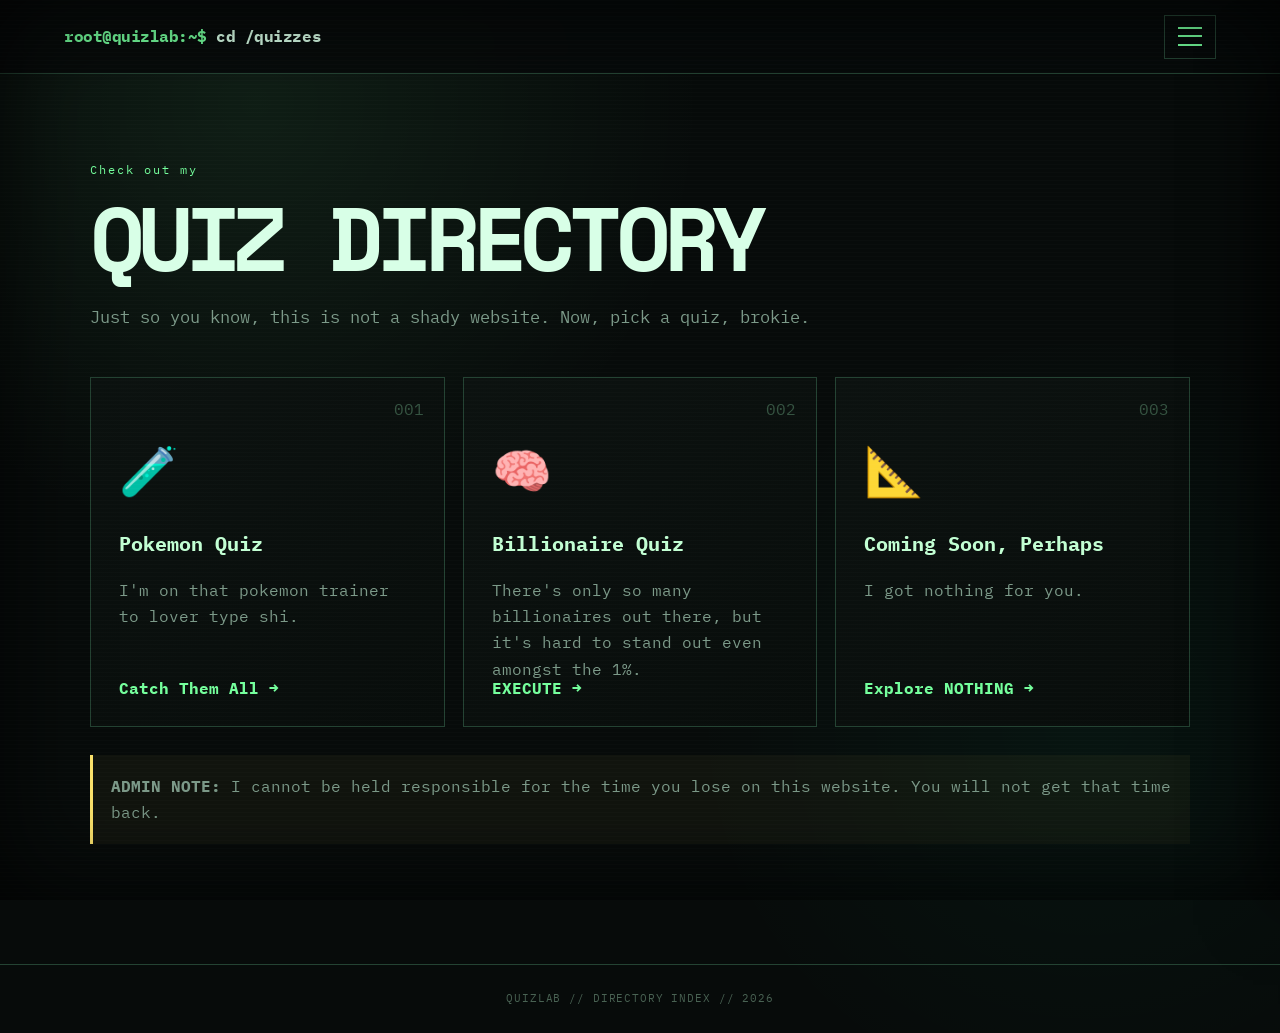
<file: index.html>
<!DOCTYPE html>
<html lang="en">
<head>
  <meta charset="UTF-8">
  <meta name="viewport" content="width=device-width, initial-scale=1.0">
  <title>My Lame Ah Home</title>
  <meta name="description" content="A very reasonable collection of quizzes, notes, and unnecessary metadata.">
  <link rel="stylesheet" href="css/style.css">
</head>
<body>
    <div class="crt-overlay"></div>
    <header class="topbar">
      <a class="brand" href="index.html"><span class="prompt">root@quizlab:~$</span> cd /quizzes</a>
      <button class="menu-button" aria-label="Open menu" aria-expanded="false"><span></span><span></span><span></span></button>
    </header>
    <nav class="side-menu" aria-hidden="true">
      <div class="menu-title">SYSTEM MENU</div>
      <a href="index.html">🏠 Dashboard</a>
      <a class="active" href="menu.html">📁 Quiz Directory</a>
      <a href="quizzes/quiz-01.html">🧪 Pokemon Love Quiz</a>
      <a href="quizzes/quiz-02.html">🧠 Billionaire Personality Quiz</a>
      <a href="quizzes/quiz-03.html">📐 Coming Soon, Perhaps</a>
      <div class="menu-status">STATUS: <b>INDEXING</b><br>COFFEE: ████████ 99%<br>SOCIAL LIFE: ░░░░░░ 0%</div>
    </nav>
  
    <main class="directory">
      <div class="eyebrow">Check out my</div>
      <h1>QUIZ DIRECTORY</h1>
      <p class="subtitle">Just so you know, this is not a shady website. Now, pick a quiz, brokie.</p>
  
      <div class="quiz-grid">
        <a class="quiz-card" href="quizzes/quiz-01.html">
          <span class="card-number">001</span>
          <span class="card-icon">🧪</span>
          <h2>Pokemon Quiz</h2>
          <p>I'm on that pokemon trainer to lover type shi.</p>
          <span class="launch">Catch Them All →</span>
        </a>
        <a class="quiz-card" href="quizzes/quiz-02.html">
          <span class="card-number">002</span>
          <span class="card-icon">🧠</span>
          <h2>Billionaire Quiz</h2>
          <p>There's only so many billionaires out there, but it's hard to stand out even amongst the 1%.</p>
          <div style="height: 5%;"></div>
          <span class="launch">EXECUTE →</span>
        </a>
        <a class="quiz-card" href="quizzes/quiz-03.html">
          <span class="card-number">003</span>
          <span class="card-icon">📐</span>
          <h2>Coming Soon, Perhaps</h2>
          <p>I got nothing for you.</p>
          <span class="launch">Explore NOTHING →</span>
        </a>
      </div>
  
      <div class="notice"><b>ADMIN NOTE:</b> I cannot be held responsible for the time you lose on this website. You will not get that time back.</div>
    </main>
    <footer>QUIZLAB // DIRECTORY INDEX // <span id="date"></span></footer>
    <script src="js/app.js"></script>
  </body>
  </html>
</file>
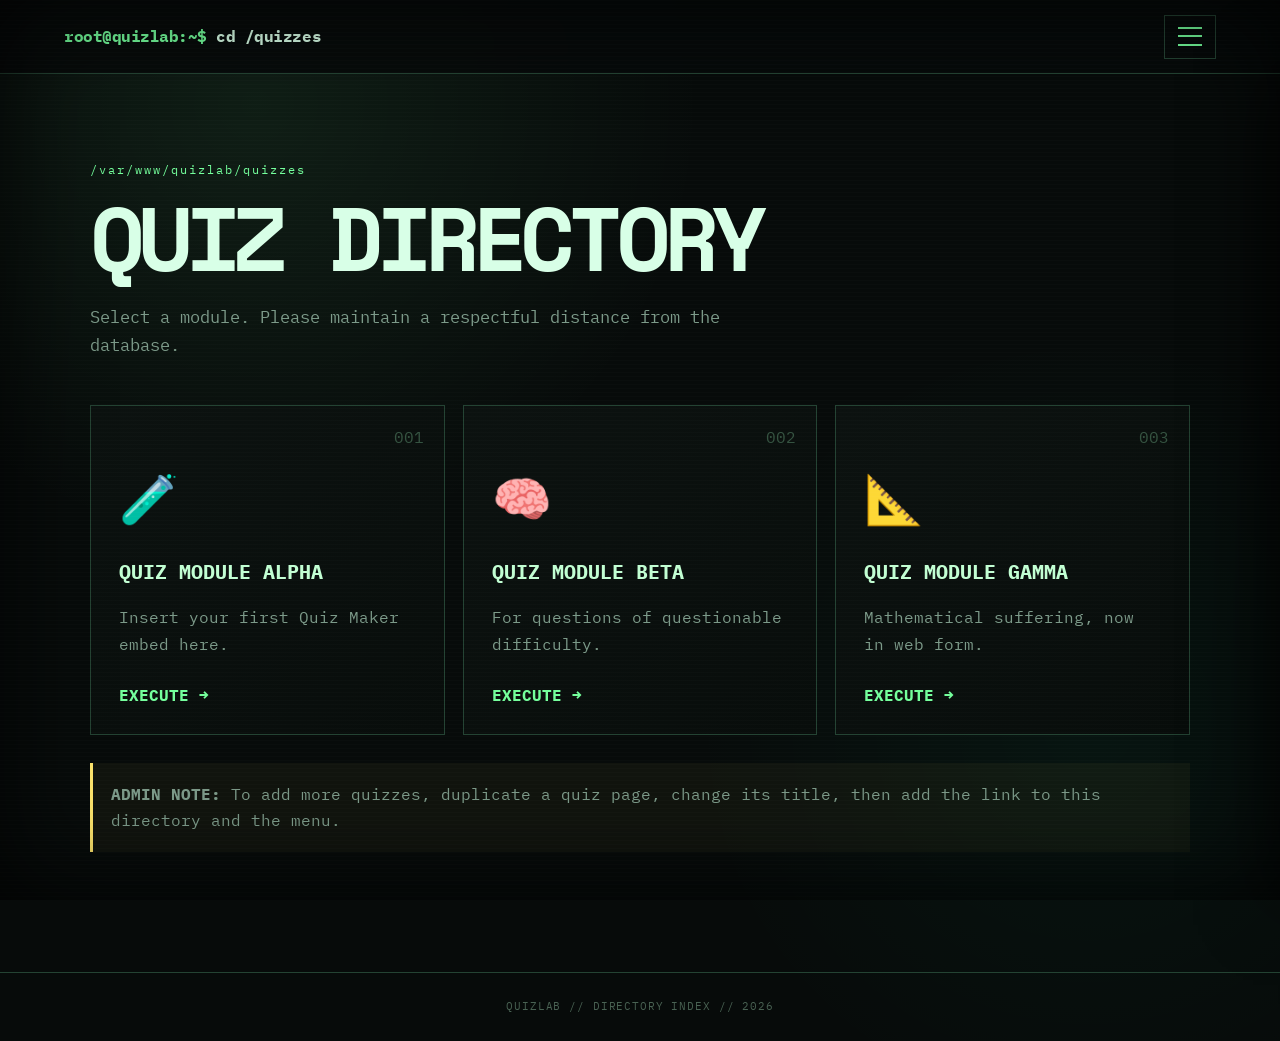
<file: nerd-quiz-site-github/index.html>
<!DOCTYPE html>
<html lang="en">
<head>
  <meta charset="UTF-8">
  <meta name="viewport" content="width=device-width, initial-scale=1.0">
  <title>My Extremely Normal Website</title>
  <meta name="description" content="A very reasonable collection of quizzes, notes, and unnecessary metadata.">
  <link rel="stylesheet" href="css/style.css">
</head>
<body>
    <div class="crt-overlay"></div>
    <header class="topbar">
      <a class="brand" href="index.html"><span class="prompt">root@quizlab:~$</span> cd /quizzes</a>
      <button class="menu-button" aria-label="Open menu" aria-expanded="false"><span></span><span></span><span></span></button>
    </header>
    <nav class="side-menu" aria-hidden="true">
      <div class="menu-title">SYSTEM MENU</div>
      <a href="index.html">🏠 Dashboard</a>
      <a class="active" href="menu.html">📁 Quiz Directory</a>
      <a href="quizzes/quiz-01.html">🧪 Quiz 01</a>
      <a href="quizzes/quiz-02.html">🧠 Quiz 02</a>
      <a href="quizzes/quiz-03.html">📐 Quiz 03</a>
      <div class="menu-status">STATUS: <b>INDEXING</b><br>COFFEE: ████████ 99%<br>SOCIAL LIFE: ░░░░░░ 0%</div>
    </nav>
  
    <main class="directory">
      <div class="eyebrow">/var/www/quizlab/quizzes</div>
      <h1>QUIZ DIRECTORY</h1>
      <p class="subtitle">Select a module. Please maintain a respectful distance from the database.</p>
  
      <div class="quiz-grid">
        <a class="quiz-card" href="quizzes/quiz-01.html">
          <span class="card-number">001</span>
          <span class="card-icon">🧪</span>
          <h2>QUIZ MODULE ALPHA</h2>
          <p>Insert your first Quiz Maker embed here.</p>
          <span class="launch">EXECUTE →</span>
        </a>
        <a class="quiz-card" href="quizzes/quiz-02.html">
          <span class="card-number">002</span>
          <span class="card-icon">🧠</span>
          <h2>QUIZ MODULE BETA</h2>
          <p>For questions of questionable difficulty.</p>
          <span class="launch">EXECUTE →</span>
        </a>
        <a class="quiz-card" href="quizzes/quiz-03.html">
          <span class="card-number">003</span>
          <span class="card-icon">📐</span>
          <h2>QUIZ MODULE GAMMA</h2>
          <p>Mathematical suffering, now in web form.</p>
          <span class="launch">EXECUTE →</span>
        </a>
      </div>
  
      <div class="notice"><b>ADMIN NOTE:</b> To add more quizzes, duplicate a quiz page, change its title, then add the link to this directory and the menu.</div>
    </main>
    <footer>QUIZLAB // DIRECTORY INDEX // <span id="date"></span></footer>
    <script src="js/app.js"></script>
  </body>
  </html>
</file>
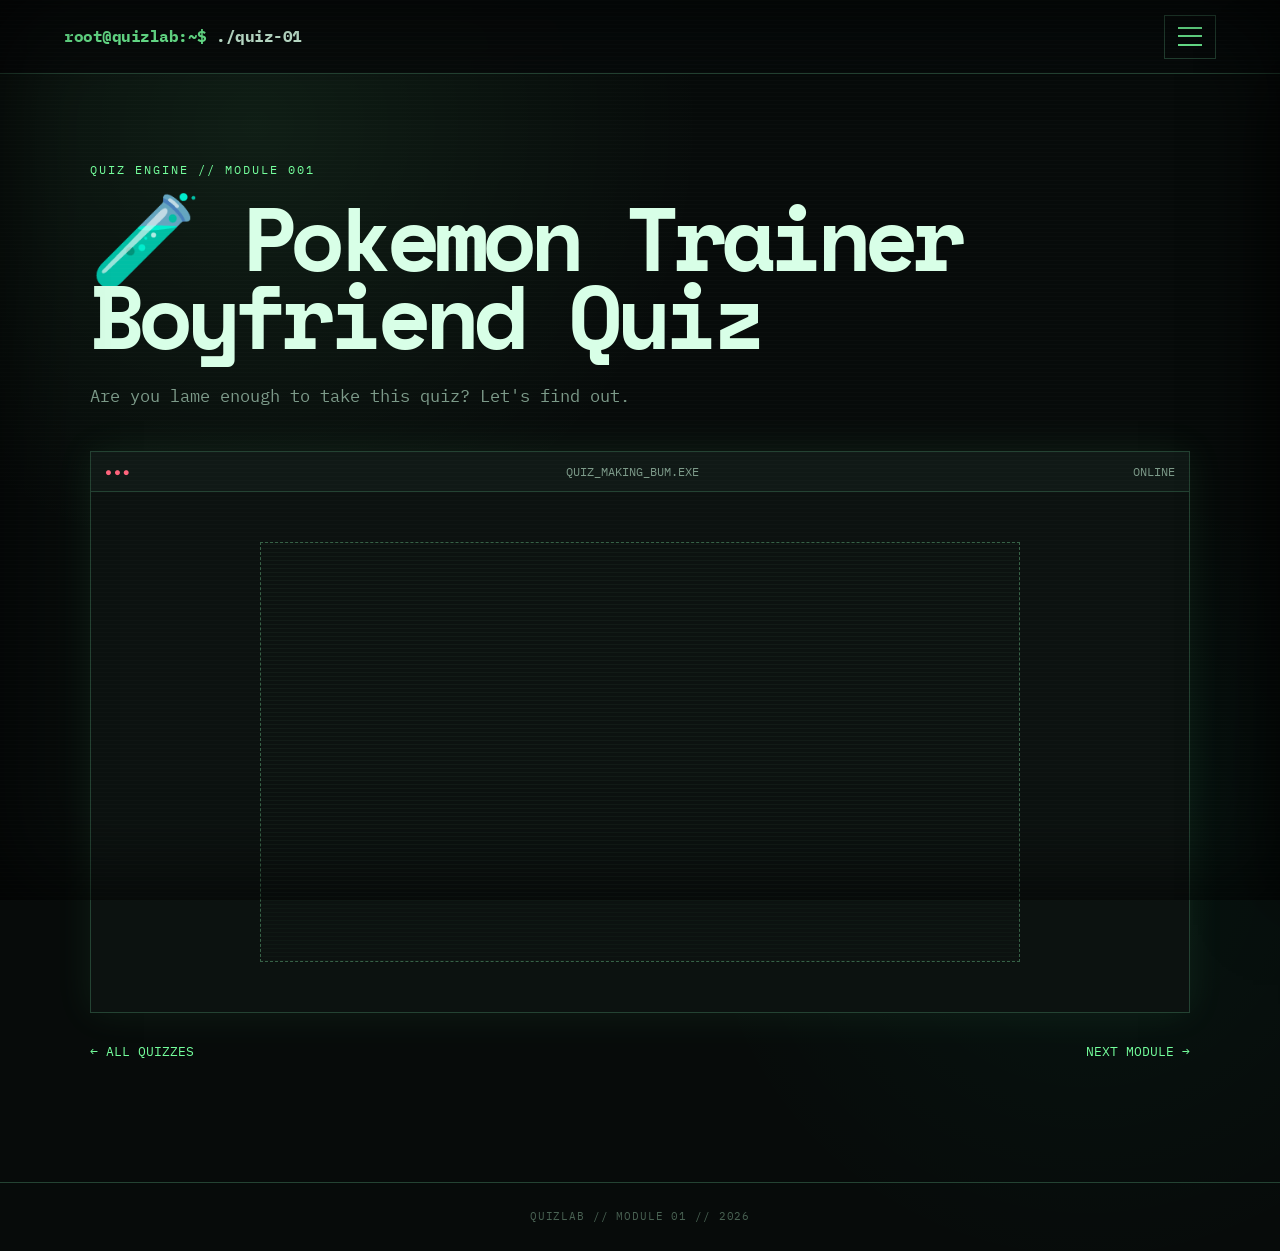
<file: quizzes/quiz-01.html>
<!DOCTYPE html>
<html lang="en">
<head>
  <meta charset="UTF-8">
  <meta name="viewport" content="width=device-width, initial-scale=1.0">
  <title>QUIZ MODULE ALPHA // QuizLab</title>
  <link rel="stylesheet" href="../css/style.css">
</head>
<body>
  <div class="crt-overlay"></div>
  <header class="topbar">
    <a class="brand" href="../index.html"><span class="prompt">root@quizlab:~$</span> ./quiz-01</a>
    <button class="menu-button" aria-label="Open menu" aria-expanded="false"><span></span><span></span><span></span></button>
  </header>
  <nav class="side-menu" aria-hidden="true">
    <div class="menu-title">SYSTEM MENU</div>
    <a href="../index.html">🏠 Dashboard</a>
    <a href="../menu.html">📁 Quiz Directory</a>
    <a class="active" href="quiz-01.html">🧪 Quiz 001 ENGAGED</a>
    <a href="quiz-01.html">🧪 Pokemon Trainer Quiz</a>
    <a href="quiz-02.html">🧠 Billionaire Personality Quiz</a>
    <a href="quiz-03.html">📐 Coming Soon, Perhaps</a>
    <div class="menu-status">STATUS: <b>RUNNING</b><br>CPU: █████░░ 71%<br>PROCRASTINATION: 100%</div>
  </nav>

  <main class="quiz-page">
    <div class="eyebrow">QUIZ ENGINE // MODULE 001</div>
    <h1>🧪 Pokemon Trainer Boyfriend Quiz</h1>
    <p class="subtitle">Are you lame enough to take this quiz? Let's find out.</p>

    <section class="quiz-shell">
      <div class="shell-bar"><span>●●●</span><span>QUIZ_MAKING_BUM.EXE</span><span>ONLINE</span></div>
      <div class="embed-area">
        <div class="embed-placeholder">
          
          <!-- <div class="fake-browser-icon">🧪</div>
          <h2>Find Love or Catch a Case</h2>
          -->

          <div id="uquiz_embed" data-quiz-id="cX17sf" data-width="100%"></div>
          <script src="https://uquiz.com/embed.js"></script>

          <!-- 
          <code>&lt;iframe src="YOUR-QUIZ-URL-HERE"&gt;&lt;/iframe&gt;</code>
          -->
          <div class="scanline"></div>
        </div>
      </div>
    </section>

    <div class="pager">
      <a href="../menu.html">← ALL QUIZZES</a>
      <a href="quiz-02.html">NEXT MODULE →</a>
    </div>
  </main>
  <footer>QUIZLAB // MODULE 01 // <span id="date"></span></footer>
  <script src="../js/app.js"></script>
</body>
</html>
</file>
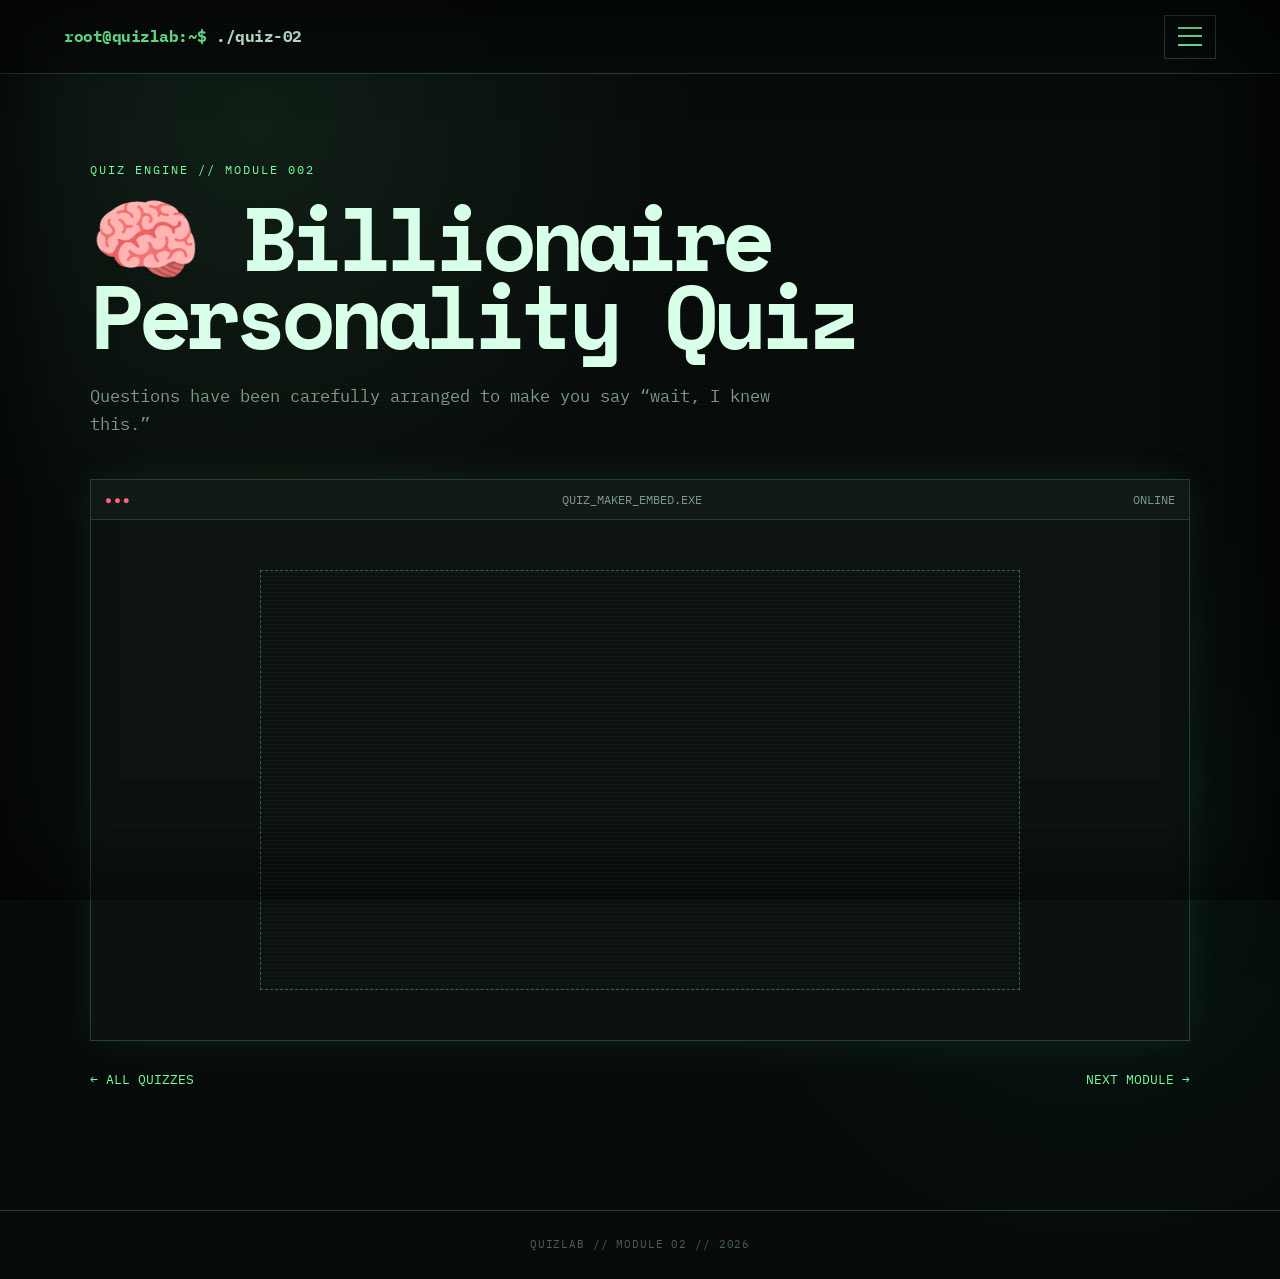
<file: quizzes/quiz-02.html>
<!DOCTYPE html>
<html lang="en">
<head>
  <meta charset="UTF-8">
  <meta name="viewport" content="width=device-width, initial-scale=1.0">
  <title>QUIZ MODULE BETA // QuizLab</title>
  <link rel="stylesheet" href="../css/style.css">
</head>
<body>
  <div class="crt-overlay"></div>
  <header class="topbar">
    <a class="brand" href="../index.html"><span class="prompt">root@quizlab:~$</span> ./quiz-02</a>
    <button class="menu-button" aria-label="Open menu" aria-expanded="false"><span></span><span></span><span></span></button>
  </header>
  <nav class="side-menu" aria-hidden="true">
    <div class="menu-title">SYSTEM MENU</div>
    <a href="../index.html">🏠 Dashboard</a>
    <a href="../menu.html">📁 Quiz Directory</a>
    <a class="active" href="quiz-02.html">🧠 Quiz 002 ENGAGED</a>
    <a href="quiz-01.html">🧪 Pokemon Love Quiz</a>
    <a href="quiz-02.html">🧠 Billionaire Personality Quiz</a>
    <a href="quiz-03.html">📐 Coming Soon, Perhaps</a>
    <div class="menu-status">STATUS: <b>RUNNING</b><br>CPU: █████░░ 71%<br>PROCRASTINATION: 100%</div>
  </nav>

  <main class="quiz-page">
    <div class="eyebrow">QUIZ ENGINE // MODULE 002</div>
    <h1>🧠 Billionaire Personality Quiz</h1>
    <p class="subtitle">Questions have been carefully arranged to make you say “wait, I knew this.”</p>

    <section class="quiz-shell">
      <div class="shell-bar"><span>●●●</span><span>QUIZ_MAKER_EMBED.EXE</span><span>ONLINE</span></div>
      <div class="embed-area">
        <!-- ==========================================================
             REPLACE THIS DEMO BOX WITH YOUR QUIZ MAKER EMBED CODE.
             Paste the iframe/embed code from Quiz Maker below.
             ========================================================== -->
        <div class="embed-placeholder">
          <!--
          <div class="fake-browser-icon">🧠</div>
          <h2>Billionaire Personality Quiz</h2>
          -->

          <div id="uquiz_embed" data-quiz-id="IRtRQk" data-width="100%"></div>
          <script src="https://uquiz.com/embed.js"></script>
        
          <!--
          <p>Coming soon, losers.</p> 
          <div id="uquiz_embed" data-quiz-id="IRtRQk" data-width="100%"></div>
          <script src="https://uquiz.com/embed.js"></script>
          <code>&lt;iframe src="YOUR-QUIZ-URL-HERE"&gt;&lt;/iframe&gt;</code>
          -->
          <div class="scanline"></div>
        </div>
      </div>
    </section>

    <div class="pager">
      <a href="../menu.html">← ALL QUIZZES</a>
      <a href="quiz-03.html">NEXT MODULE →</a>
    </div>
  </main>
  <footer>QUIZLAB // MODULE 02 // <span id="date"></span></footer>
  <script src="../js/app.js"></script>
</body>
</html>
</file>
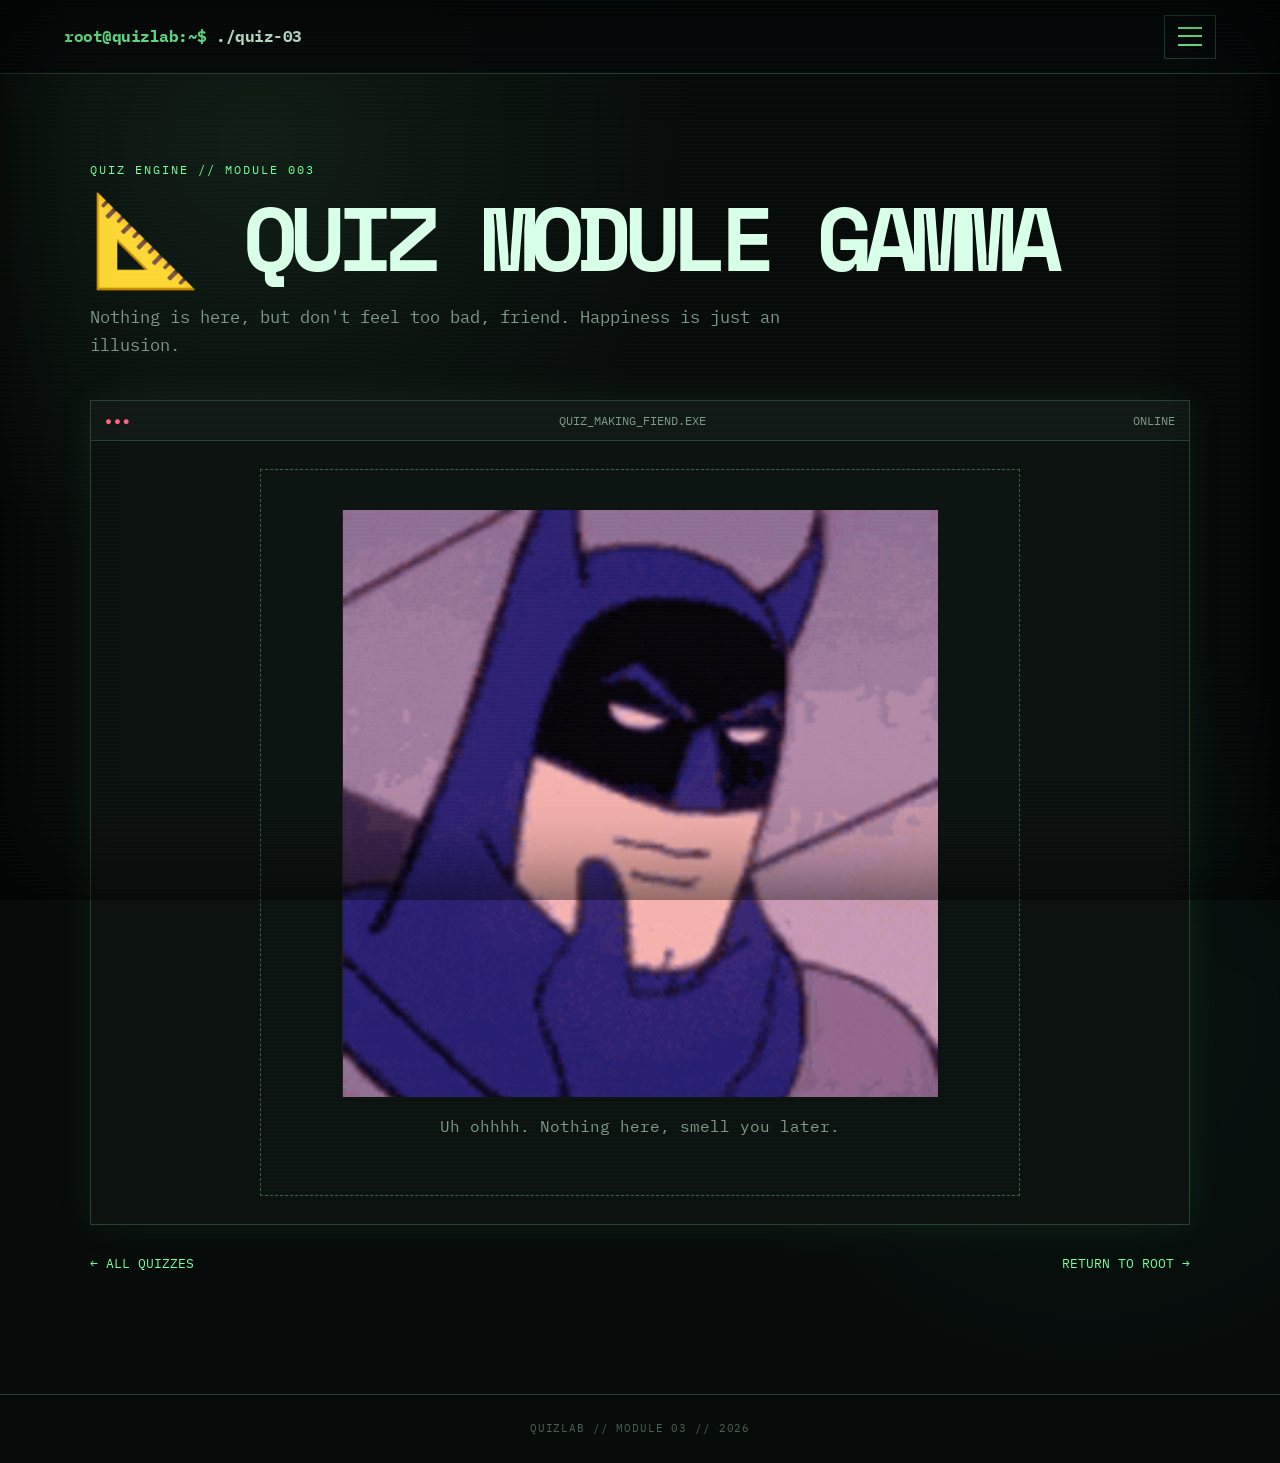
<file: quizzes/quiz-03.html>
<!DOCTYPE html>
<html lang="en">
<head>
  <meta charset="UTF-8">
  <meta name="viewport" content="width=device-width, initial-scale=1.0">
  <title>QUIZ MODULE GAMMA // QuizLab</title>
  <link rel="stylesheet" href="../css/style.css">
</head>
<body>
  <div class="crt-overlay"></div>
  <header class="topbar">
    <a class="brand" href="../index.html"><span class="prompt">root@quizlab:~$</span> ./quiz-03</a>
    <button class="menu-button" aria-label="Open menu" aria-expanded="false"><span></span><span></span><span></span></button>
  </header>
  <nav class="side-menu" aria-hidden="true">
    <div class="menu-title">SYSTEM MENU</div>
    <a href="../index.html">🏠 Dashboard</a>
    <a href="../menu.html">📁 Quiz Directory</a>
    <a class="active" href="quiz-03.html">📐 Quiz 003 ENGAGED</a>
    <a href="quiz-01.html">🧪 Pokemon Love Quiz</a>
    <a href="quiz-02.html">🧠 Billionaire Personality Quiz</a>
    <a href="quiz-03.html">📐 Coming Soon, Perhaps</a>
    <div class="menu-status">STATUS: <b>RUNNING</b><br>CPU: █████░░ 71%<br>PROCRASTINATION: 100%</div>
  </nav>

  <main class="quiz-page">
    <div class="eyebrow">QUIZ ENGINE // MODULE 003</div>
    <h1>📐 QUIZ MODULE GAMMA</h1>
    <p class="subtitle">Nothing is here, but don't feel too bad, friend. Happiness is just an illusion.</p>

    <section class="quiz-shell">
      <div class="shell-bar"><span>●●●</span><span>QUIZ_MAKING_FIEND.EXE</span><span>ONLINE</span></div>
      <div class="embed-area">
        <div class="embed-placeholder">
          <!-- 
          <div class="fake-browser-icon">📐</div>
          <h2>SLOT 003</h2>
          -->

          <img src="../images/think bat.png" alt="What you say?">
          <p>Uh ohhhh. Nothing here, smell you later.</p>
          
          <!-- 
          <code>&lt;iframe src="YOUR-QUIZ-URL-HERE"&gt;&lt;/iframe&gt;</code>
          -->
          <div class="scanline"></div>
        </div>
      </div>
    </section>

    <div class="pager">
      <a href="../menu.html">← ALL QUIZZES</a>
      <a href="../index.html">RETURN TO ROOT →</a>
    </div>
  </main>
  <footer>QUIZLAB // MODULE 03 // <span id="date"></span></footer>
  <script src="../js/app.js"></script>
</body>
</html>
</file>
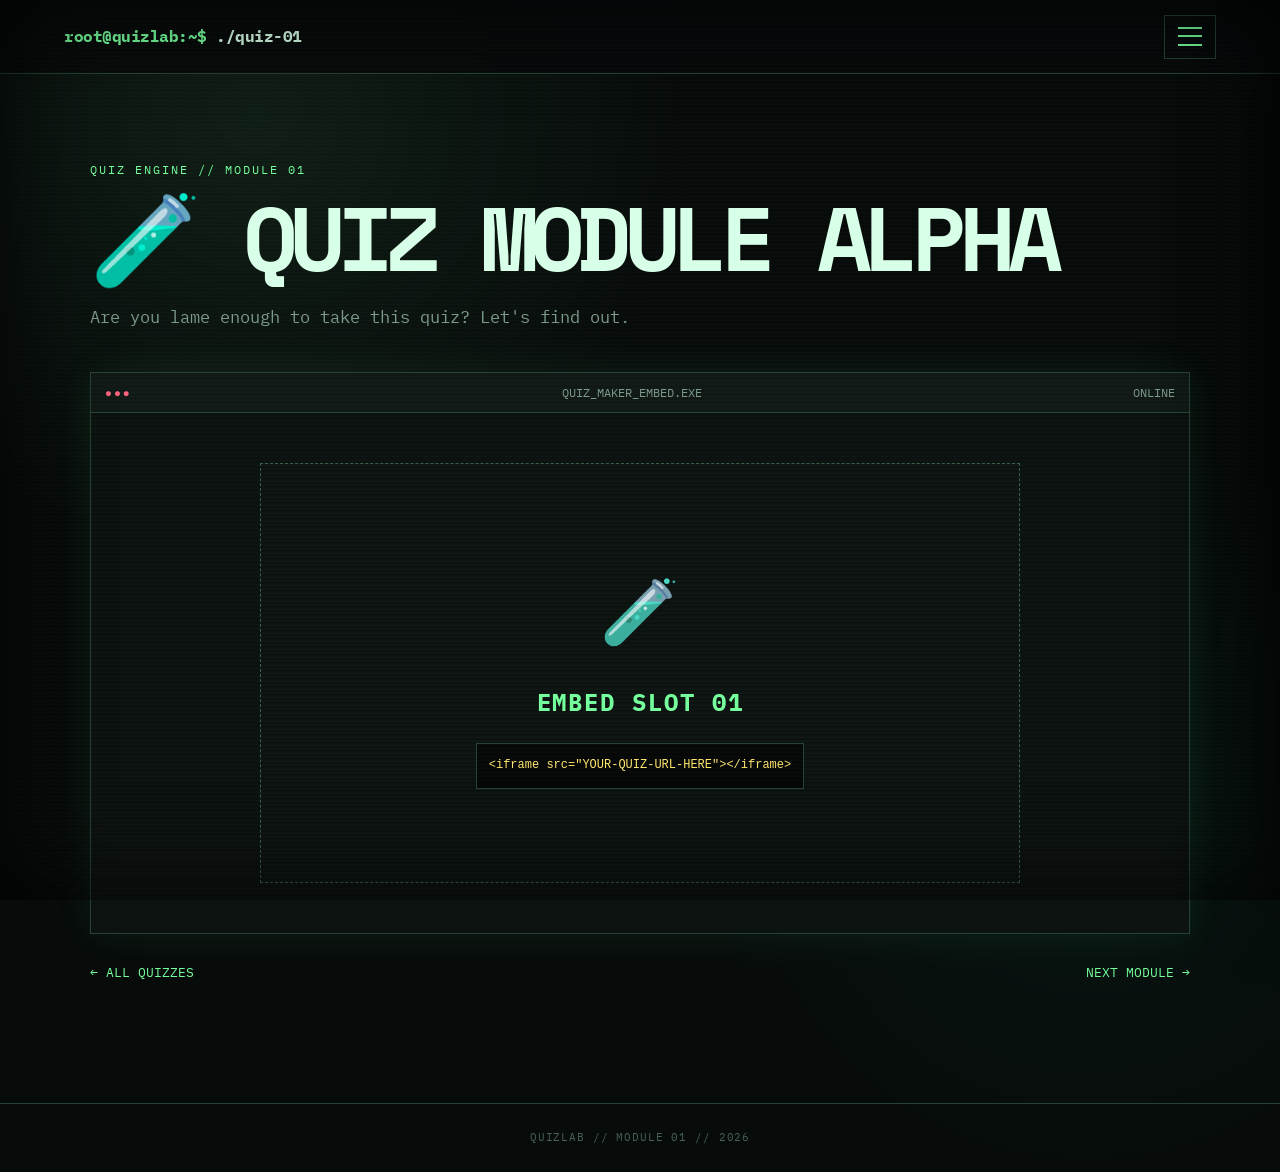
<file: nerd-quiz-site-github/quizzes/quiz-01.html>
<!DOCTYPE html>
<html lang="en">
<head>
  <meta charset="UTF-8">
  <meta name="viewport" content="width=device-width, initial-scale=1.0">
  <title>QUIZ MODULE ALPHA // QuizLab</title>
  <link rel="stylesheet" href="../css/style.css">
</head>
<body>
  <div class="crt-overlay"></div>
  <header class="topbar">
    <a class="brand" href="../index.html"><span class="prompt">root@quizlab:~$</span> ./quiz-01</a>
    <button class="menu-button" aria-label="Open menu" aria-expanded="false"><span></span><span></span><span></span></button>
  </header>
  <nav class="side-menu" aria-hidden="true">
    <div class="menu-title">SYSTEM MENU</div>
    <a href="../index.html">🏠 Dashboard</a>
    <a href="../menu.html">📁 Quiz Directory</a>
    <a class="active" href="quiz-01.html">🧪 Quiz 01</a>
    <a href="quiz-01.html">🧪 Pokemon Trainer Quiz</a>
    <a href="quiz-02.html">🧠 Quiz 02</a>
    <a href="quiz-03.html">📐 Quiz 03</a>
    <div class="menu-status">STATUS: <b>RUNNING</b><br>CPU: █████░░ 71%<br>PROCRASTINATION: 100%</div>
  </nav>

  <main class="quiz-page">
    <div class="eyebrow">QUIZ ENGINE // MODULE 01</div>
    <h1>🧪 QUIZ MODULE ALPHA</h1>
    <p class="subtitle">Are you lame enough to take this quiz? Let's find out.</p>

    <section class="quiz-shell">
      <div class="shell-bar"><span>●●●</span><span>QUIZ_MAKER_EMBED.EXE</span><span>ONLINE</span></div>
      <div class="embed-area">
        <!-- ==========================================================
             REPLACE THIS DEMO BOX WITH YOUR QUIZ MAKER EMBED CODE.
             Paste the iframe/embed code from Quiz Maker below.
             ========================================================== -->
        <div class="embed-placeholder">
          <div class="fake-browser-icon">🧪</div>
          <h2>EMBED SLOT 01</h2>
          <div id="uquiz_embed" data-quiz-id="cX17sf" data-width="100%"></div>
          <script src="https://uquiz.com/embed.js"></script>
          <code>&lt;iframe src="YOUR-QUIZ-URL-HERE"&gt;&lt;/iframe&gt;</code>
          <div class="scanline"></div>
        </div>
      </div>
    </section>

    <div class="pager">
      <a href="../menu.html">← ALL QUIZZES</a>
      <a href="quiz-02.html">NEXT MODULE →</a>
    </div>
  </main>
  <footer>QUIZLAB // MODULE 01 // <span id="date"></span></footer>
  <script src="../js/app.js"></script>
</body>
</html>
</file>
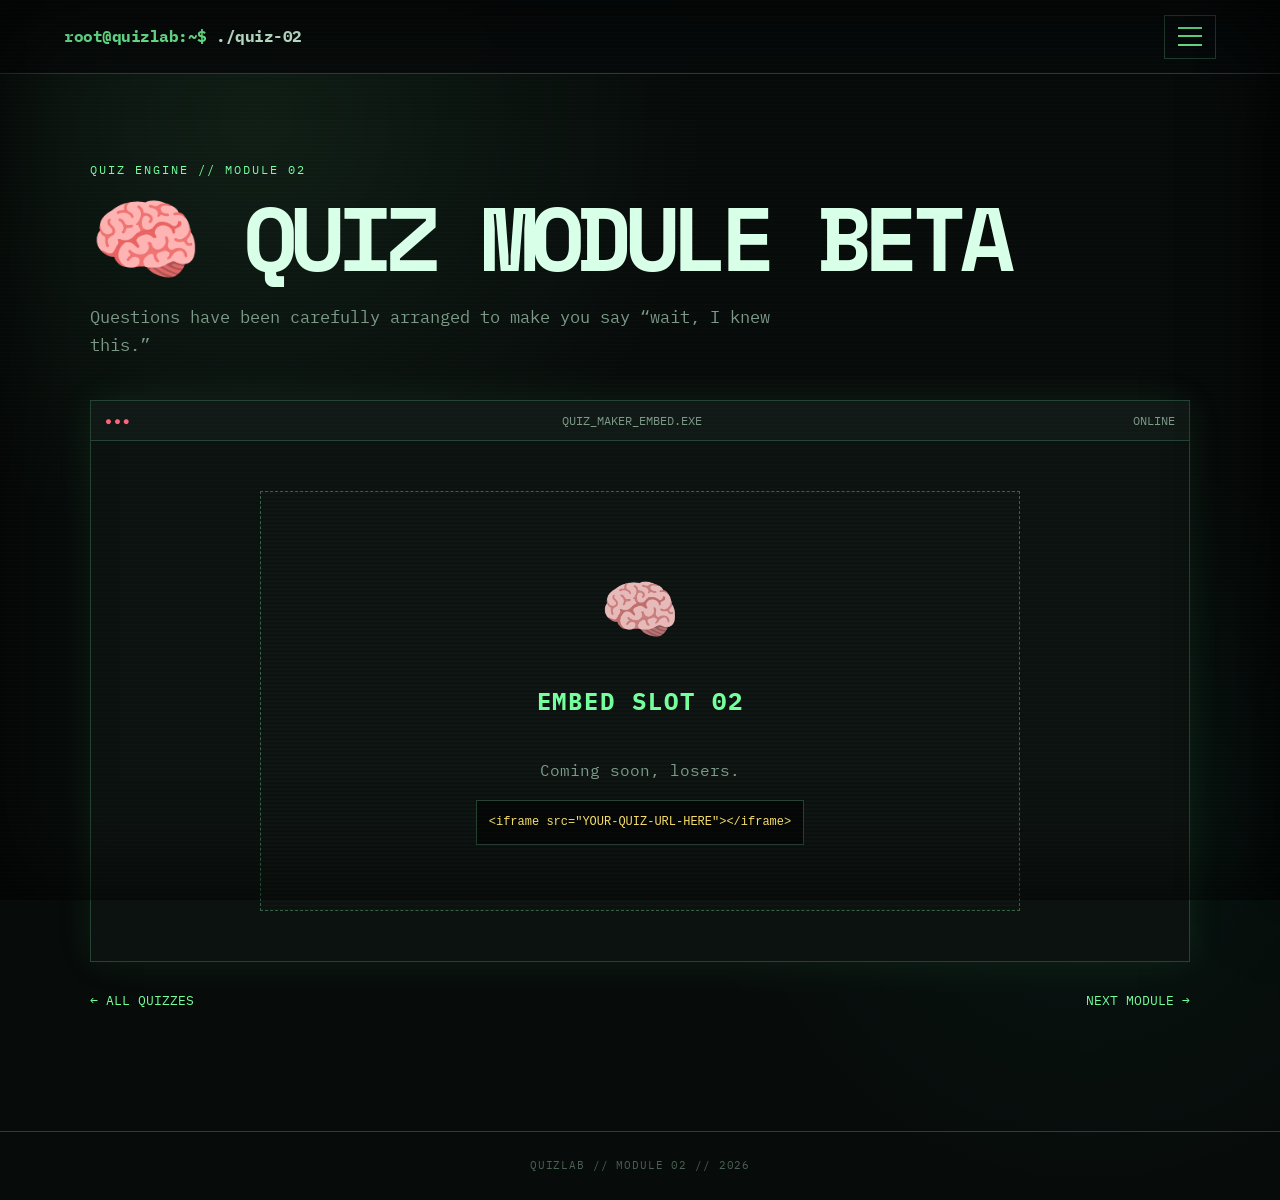
<file: nerd-quiz-site-github/quizzes/quiz-02.html>
<!DOCTYPE html>
<html lang="en">
<head>
  <meta charset="UTF-8">
  <meta name="viewport" content="width=device-width, initial-scale=1.0">
  <title>QUIZ MODULE BETA // QuizLab</title>
  <link rel="stylesheet" href="../css/style.css">
</head>
<body>
  <div class="crt-overlay"></div>
  <header class="topbar">
    <a class="brand" href="../index.html"><span class="prompt">root@quizlab:~$</span> ./quiz-02</a>
    <button class="menu-button" aria-label="Open menu" aria-expanded="false"><span></span><span></span><span></span></button>
  </header>
  <nav class="side-menu" aria-hidden="true">
    <div class="menu-title">SYSTEM MENU</div>
    <a href="../index.html">🏠 Dashboard</a>
    <a href="../menu.html">📁 Quiz Directory</a>
    <a class="active" href="quiz-02.html">🧠 Quiz 02</a>
    <a href="quiz-01.html">🧪 Quiz 01</a>
    <a href="quiz-02.html">🧠 Quiz 02</a>
    <a href="quiz-03.html">📐 Quiz 03</a>
    <div class="menu-status">STATUS: <b>RUNNING</b><br>CPU: █████░░ 71%<br>PROCRASTINATION: 100%</div>
  </nav>

  <main class="quiz-page">
    <div class="eyebrow">QUIZ ENGINE // MODULE 02</div>
    <h1>🧠 QUIZ MODULE BETA</h1>
    <p class="subtitle">Questions have been carefully arranged to make you say “wait, I knew this.”</p>

    <section class="quiz-shell">
      <div class="shell-bar"><span>●●●</span><span>QUIZ_MAKER_EMBED.EXE</span><span>ONLINE</span></div>
      <div class="embed-area">
        <!-- ==========================================================
             REPLACE THIS DEMO BOX WITH YOUR QUIZ MAKER EMBED CODE.
             Paste the iframe/embed code from Quiz Maker below.
             ========================================================== -->
        <div class="embed-placeholder">
          <div class="fake-browser-icon">🧠</div>
          <h2>EMBED SLOT 02</h2>
          <p>Coming soon, losers.</p>
          <code>&lt;iframe src="YOUR-QUIZ-URL-HERE"&gt;&lt;/iframe&gt;</code>
          <div class="scanline"></div>
        </div>
      </div>
    </section>

    <div class="pager">
      <a href="../menu.html">← ALL QUIZZES</a>
      <a href="quiz-03.html">NEXT MODULE →</a>
    </div>
  </main>
  <footer>QUIZLAB // MODULE 02 // <span id="date"></span></footer>
  <script src="../js/app.js"></script>
</body>
</html>
</file>
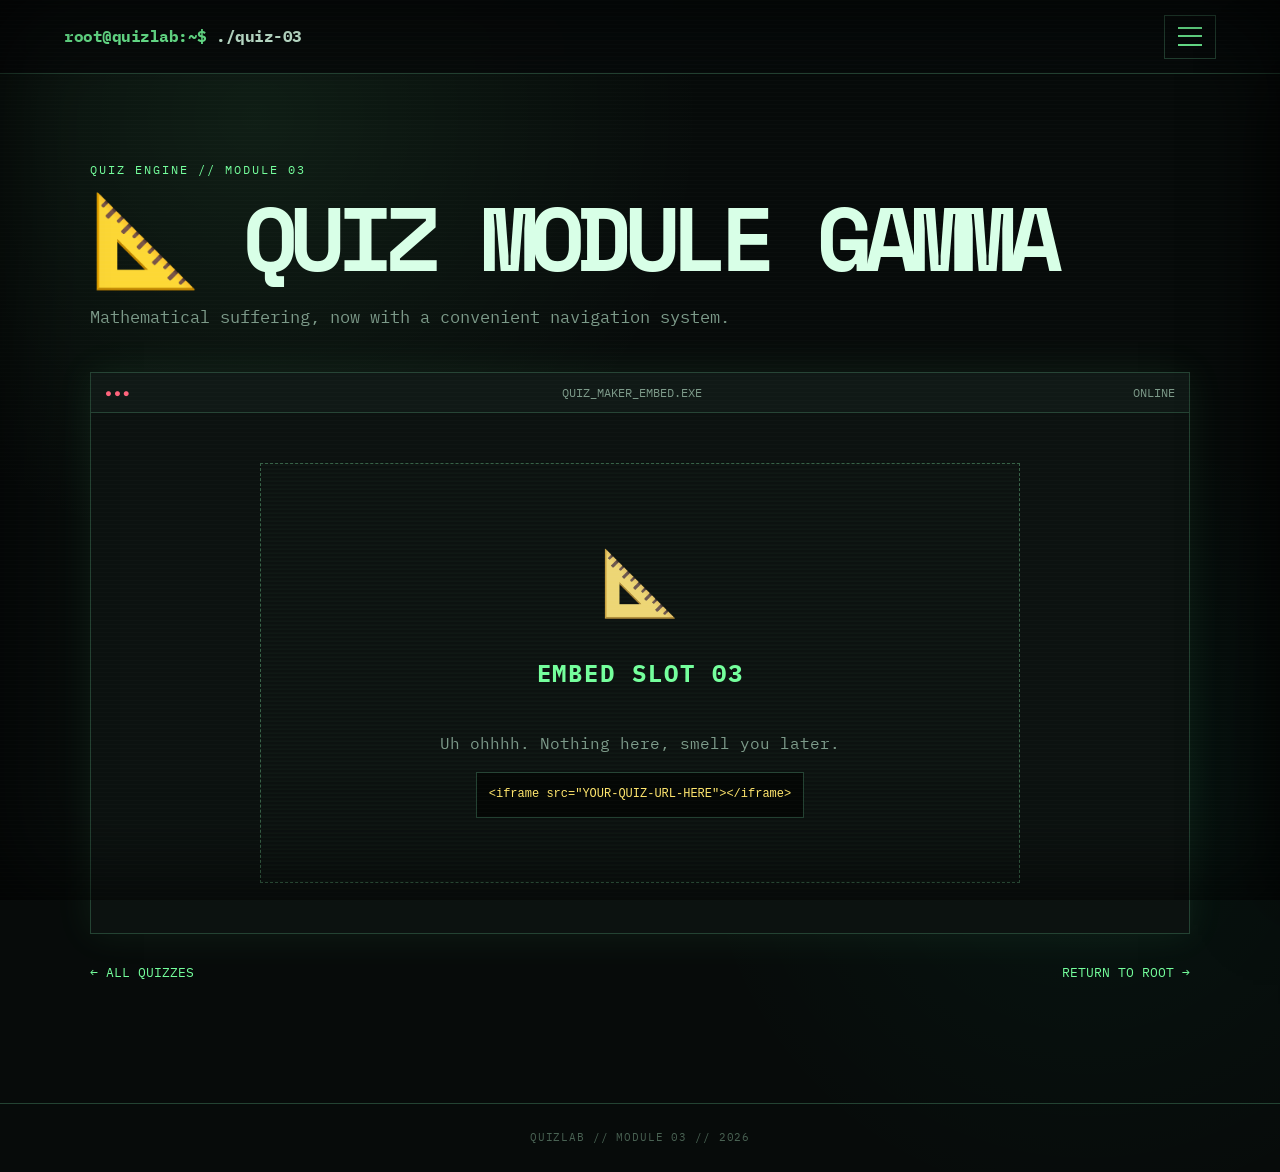
<file: nerd-quiz-site-github/quizzes/quiz-03.html>
<!DOCTYPE html>
<html lang="en">
<head>
  <meta charset="UTF-8">
  <meta name="viewport" content="width=device-width, initial-scale=1.0">
  <title>QUIZ MODULE GAMMA // QuizLab</title>
  <link rel="stylesheet" href="../css/style.css">
</head>
<body>
  <div class="crt-overlay"></div>
  <header class="topbar">
    <a class="brand" href="../index.html"><span class="prompt">root@quizlab:~$</span> ./quiz-03</a>
    <button class="menu-button" aria-label="Open menu" aria-expanded="false"><span></span><span></span><span></span></button>
  </header>
  <nav class="side-menu" aria-hidden="true">
    <div class="menu-title">SYSTEM MENU</div>
    <a href="../index.html">🏠 Dashboard</a>
    <a href="../menu.html">📁 Quiz Directory</a>
    <a class="active" href="quiz-03.html">📐 Quiz 03</a>
    <a href="quiz-01.html">🧪 Quiz 01</a>
    <a href="quiz-02.html">🧠 Quiz 02</a>
    <a href="quiz-03.html">📐 Quiz 03</a>
    <div class="menu-status">STATUS: <b>RUNNING</b><br>CPU: █████░░ 71%<br>PROCRASTINATION: 100%</div>
  </nav>

  <main class="quiz-page">
    <div class="eyebrow">QUIZ ENGINE // MODULE 03</div>
    <h1>📐 QUIZ MODULE GAMMA</h1>
    <p class="subtitle">Mathematical suffering, now with a convenient navigation system.</p>

    <section class="quiz-shell">
      <div class="shell-bar"><span>●●●</span><span>QUIZ_MAKER_EMBED.EXE</span><span>ONLINE</span></div>
      <div class="embed-area">
        <!-- ==========================================================
             REPLACE THIS DEMO BOX WITH YOUR QUIZ MAKER EMBED CODE.
             Paste the iframe/embed code from Quiz Maker below.
             ========================================================== -->
        <div class="embed-placeholder">
          <div class="fake-browser-icon">📐</div>
          <h2>EMBED SLOT 03</h2>
          <p>Uh ohhhh. Nothing here, smell you later.</p>
          <code>&lt;iframe src="YOUR-QUIZ-URL-HERE"&gt;&lt;/iframe&gt;</code>
          <div class="scanline"></div>
        </div>
      </div>
    </section>

    <div class="pager">
      <a href="../menu.html">← ALL QUIZZES</a>
      <a href="../index.html">RETURN TO ROOT →</a>
    </div>
  </main>
  <footer>QUIZLAB // MODULE 03 // <span id="date"></span></footer>
  <script src="../js/app.js"></script>
</body>
</html>
</file>
<file: css/style.css>
@import url('https://fonts.googleapis.com/css2?family=IBM+Plex+Mono:wght@400;500;600;700&family=Space+Mono:wght@400;700&display=swap');

:root {
  --bg: #070b0a;
  --panel: #0c1210;
  --panel2: #101916;
  --ink: #d8ffe7;
  --muted: #7c9a89;
  --acid: #74ff9c;
  --acid2: #c2ffd3;
  --yellow: #ffe66d;
  --red: #ff647c;
  --line: #244333;
  --shadow: 0 0 35px rgba(116,255,156,.08);
}

* { box-sizing: border-box; }
html { scroll-behavior: smooth; }
body {
  margin: 0;
  min-height: 100vh;
  background:
    radial-gradient(circle at 20% 10%, rgba(116,255,156,.08), transparent 28rem),
    radial-gradient(circle at 85% 70%, rgba(0,255,180,.04), transparent 25rem),
    var(--bg);
  color: var(--ink);
  font-family: "IBM Plex Mono", monospace;
  line-height: 1.65;
}
body::before {
  content: "";
  position: fixed; inset: 0;
  pointer-events: none;
  background-image: linear-gradient(rgba(255,255,255,.015) 1px, transparent 1px);
  background-size: 100% 4px;
  z-index: 99;
}
.crt-overlay {
  position: fixed; inset: 0; pointer-events:none; z-index: 100;
  box-shadow: inset 0 0 100px rgba(0,0,0,.8);
}
a { color: inherit; text-decoration: none; }

.topbar {
  height: 74px;
  border-bottom: 1px solid var(--line);
  background: rgba(7,11,10,.9);
  backdrop-filter: blur(12px);
  display: flex; align-items:center; justify-content:space-between;
  padding: 0 5vw;
  position: sticky; top: 0; z-index: 50;
}
.brand { font-weight: 700; letter-spacing: -.03em; }
.prompt { color: var(--acid); }
.menu-button {
  width: 52px; height: 44px; background: transparent; border: 1px solid var(--line);
  cursor:pointer; display:grid; place-items:center; gap:4px; padding:10px;
}
.menu-button span { display:block; width:24px; height:2px; background:var(--acid); transition:.2s; }
.menu-open .menu-button span:nth-child(1) { transform: translateY(6px) rotate(45deg); }
.menu-open .menu-button span:nth-child(2) { opacity:0; }
.menu-open .menu-button span:nth-child(3) { transform: translateY(-6px) rotate(-45deg); }

.side-menu {
  position: fixed; z-index: 60; top:74px; right:0; width:min(360px,92vw);
  height:calc(100vh - 74px); padding:32px;
  background:#080d0b; border-left:1px solid var(--acid);
  transform: translateX(105%); transition:.25s ease;
  box-shadow:-20px 0 70px rgba(0,0,0,.55);
}
.menu-open .side-menu { transform:translateX(0); }
.menu-title { color:var(--acid); font-weight:700; margin-bottom:22px; }
.side-menu a {
  display:block; padding:13px 10px; border-bottom:1px dashed var(--line);
}
.side-menu a:hover, .side-menu a.active { color:var(--acid); background:rgba(116,255,156,.06); }
.menu-status { margin-top:30px; color:var(--muted); font-size:.75rem; }
.menu-status b { color:var(--yellow); }

main { width:min(1100px,90vw); margin:0 auto; }
.hero { min-height:calc(100vh - 74px); display:flex; flex-direction:column; justify-content:center; padding:90px 0; }
.eyebrow { color:var(--acid); font-size:.78rem; letter-spacing:.16em; margin-bottom:18px; }
h1 {
  font-family:"Space Mono", monospace; font-size:clamp(3.3rem,10vw,8.5rem);
  line-height:.88; letter-spacing:-.08em; margin:0 0 28px;
}
h1 span { color:var(--acid); text-shadow:0 0 28px rgba(116,255,156,.35); }
.subtitle { max-width:720px; color:var(--muted); font-size:1.05rem; }
.terminal {
  margin:35px 0; border:1px solid var(--line); background:#050806;
  padding:22px; max-width:720px; box-shadow:var(--shadow); font-size:.9rem;
}
.green { color:var(--acid); } .yellow { color:var(--yellow); }
.big-button {
  width:max-content; padding:16px 22px; border:1px solid var(--acid);
  color:#041008; background:var(--acid); font-weight:700;
  box-shadow:7px 7px 0 #214d30; transition:.15s;
}
.big-button:hover { transform:translate(4px,4px); box-shadow:3px 3px 0 #214d30; }

.stats { display:grid; grid-template-columns:repeat(4,1fr); border:1px solid var(--line); margin-bottom:70px; }
.stats div { padding:24px; border-right:1px solid var(--line); }
.stats div:last-child { border-right:0; }
.stats strong { display:block; color:var(--acid); font-size:2rem; }
.stats span { color:var(--muted); font-size:.68rem; }

.panel { border:1px solid var(--line); margin-bottom:80px; box-shadow:var(--shadow); }
.panel-heading,.shell-bar {
  display:flex; justify-content:space-between; padding:10px 14px;
  background:var(--panel2); border-bottom:1px solid var(--line); font-size:.72rem; color:var(--muted);
}
.panel-body { padding:30px; }
.panel-body li { margin:10px 0; }
.tiny { font-size:.7rem; color:var(--muted); }

.directory,.quiz-page { padding:85px 0 120px; }
.directory h1,.quiz-page h1 { font-size:clamp(2.8rem,7vw,6rem); }
.quiz-grid { display:grid; grid-template-columns:repeat(3,1fr); gap:18px; margin-top:45px; }
.quiz-card {
  min-height:330px; position:relative; border:1px solid var(--line);
  background:linear-gradient(145deg,var(--panel),#080d0b); padding:28px;
  transition:.2s; overflow:hidden;
}
.quiz-card1 {
  min-height:330px; position:relative; border:1px solid var(--line);
  /*background:linear-gradient(145deg,var(--panel),#080d0b); */
  padding:28px;
  transition:.2s; overflow:hidden; background-image: url('images/ash.webp'); 
/*  background-image: url('images/ash.webp'); 
  background-repeat: no-repeat; background-blend-mode: lighten;
*/
}
.quiz-card:hover { border-color:var(--acid); transform:translateY(-5px); box-shadow:0 15px 50px rgba(0,0,0,.4); background: #1a2247;}
.card-number { position:absolute; top:18px; right:20px; color:#355341; }
.card-icon { font-size:3rem; display:block; margin-top:25px; }
.quiz-card h2 { font-size:1.25rem; color:var(--acid2); }
.quiz-card p { color:var(--muted); }
.launch { position:absolute; bottom:25px; color:var(--acid); font-weight:700; }
.notice { margin-top:28px; border-left:3px solid var(--yellow); background:rgba(255,230,109,.04); padding:18px; color:var(--muted); }

.quiz-shell { border:1px solid var(--line); background:var(--panel); margin-top:40px; box-shadow:var(--shadow); }
.shell-bar span:first-child { color:var(--red); letter-spacing:2px; }
.embed-area { padding:28px; min-height:520px; display:grid; place-items:center; }
.embed-placeholder {
  width:min(760px,100%); min-height:420px; border:1px dashed #376247;
  display:flex; flex-direction:column; justify-content:center; align-items:center;
  text-align:center; padding:40px; position:relative; overflow:hidden;
  background:repeating-linear-gradient(0deg, rgba(116,255,156,.025), rgba(116,255,156,.025) 1px, transparent 1px, transparent 4px);
}
.fake-browser-icon { font-size:4rem; filter:grayscale(.4); }
.embed-placeholder h2 { color:var(--acid); letter-spacing:.08em; }
.embed-placeholder p { color:var(--muted); }
.embed-placeholder code {
  color:var(--yellow); border:1px solid var(--line); background:#050806;
  padding:12px; max-width:100%; overflow:auto; font-size:.75rem;
}
.pager { display:flex; justify-content:space-between; margin-top:28px; color:var(--acid); font-size:.8rem; }
footer { border-top:1px solid var(--line); color:#496253; text-align:center; padding:25px; font-size:.68rem; letter-spacing:.08em; }

@media (max-width:760px) {
  .stats { grid-template-columns:repeat(2,1fr); }
  .stats div:nth-child(2) { border-right:0; }
  .stats div { border-bottom:1px solid var(--line); }
  .quiz-grid { grid-template-columns:1fr; }
  .hero { padding-top:55px; }
  .terminal { font-size:.78rem; }
}
</file>
<file: nerd-quiz-site-github/css/style.css>
@import url('https://fonts.googleapis.com/css2?family=IBM+Plex+Mono:wght@400;500;600;700&family=Space+Mono:wght@400;700&display=swap');

:root {
  --bg: #070b0a;
  --panel: #0c1210;
  --panel2: #101916;
  --ink: #d8ffe7;
  --muted: #7c9a89;
  --acid: #74ff9c;
  --acid2: #c2ffd3;
  --yellow: #ffe66d;
  --red: #ff647c;
  --line: #244333;
  --shadow: 0 0 35px rgba(116,255,156,.08);
}

* { box-sizing: border-box; }
html { scroll-behavior: smooth; }
body {
  margin: 0;
  min-height: 100vh;
  background:
    radial-gradient(circle at 20% 10%, rgba(116,255,156,.08), transparent 28rem),
    radial-gradient(circle at 85% 70%, rgba(0,255,180,.04), transparent 25rem),
    var(--bg);
  color: var(--ink);
  font-family: "IBM Plex Mono", monospace;
  line-height: 1.65;
}
body::before {
  content: "";
  position: fixed; inset: 0;
  pointer-events: none;
  background-image: linear-gradient(rgba(255,255,255,.015) 1px, transparent 1px);
  background-size: 100% 4px;
  z-index: 99;
}
.crt-overlay {
  position: fixed; inset: 0; pointer-events:none; z-index: 100;
  box-shadow: inset 0 0 100px rgba(0,0,0,.8);
}
a { color: inherit; text-decoration: none; }

.topbar {
  height: 74px;
  border-bottom: 1px solid var(--line);
  background: rgba(7,11,10,.9);
  backdrop-filter: blur(12px);
  display: flex; align-items:center; justify-content:space-between;
  padding: 0 5vw;
  position: sticky; top: 0; z-index: 50;
}
.brand { font-weight: 700; letter-spacing: -.03em; }
.prompt { color: var(--acid); }
.menu-button {
  width: 52px; height: 44px; background: transparent; border: 1px solid var(--line);
  cursor:pointer; display:grid; place-items:center; gap:4px; padding:10px;
}
.menu-button span { display:block; width:24px; height:2px; background:var(--acid); transition:.2s; }
.menu-open .menu-button span:nth-child(1) { transform: translateY(6px) rotate(45deg); }
.menu-open .menu-button span:nth-child(2) { opacity:0; }
.menu-open .menu-button span:nth-child(3) { transform: translateY(-6px) rotate(-45deg); }

.side-menu {
  position: fixed; z-index: 60; top:74px; right:0; width:min(360px,92vw);
  height:calc(100vh - 74px); padding:32px;
  background:#080d0b; border-left:1px solid var(--acid);
  transform: translateX(105%); transition:.25s ease;
  box-shadow:-20px 0 70px rgba(0,0,0,.55);
}
.menu-open .side-menu { transform:translateX(0); }
.menu-title { color:var(--acid); font-weight:700; margin-bottom:22px; }
.side-menu a {
  display:block; padding:13px 10px; border-bottom:1px dashed var(--line);
}
.side-menu a:hover, .side-menu a.active { color:var(--acid); background:rgba(116,255,156,.06); }
.menu-status { margin-top:30px; color:var(--muted); font-size:.75rem; }
.menu-status b { color:var(--yellow); }

main { width:min(1100px,90vw); margin:0 auto; }
.hero { min-height:calc(100vh - 74px); display:flex; flex-direction:column; justify-content:center; padding:90px 0; }
.eyebrow { color:var(--acid); font-size:.78rem; letter-spacing:.16em; margin-bottom:18px; }
h1 {
  font-family:"Space Mono", monospace; font-size:clamp(3.3rem,10vw,8.5rem);
  line-height:.88; letter-spacing:-.08em; margin:0 0 28px;
}
h1 span { color:var(--acid); text-shadow:0 0 28px rgba(116,255,156,.35); }
.subtitle { max-width:720px; color:var(--muted); font-size:1.05rem; }
.terminal {
  margin:35px 0; border:1px solid var(--line); background:#050806;
  padding:22px; max-width:720px; box-shadow:var(--shadow); font-size:.9rem;
}
.green { color:var(--acid); } .yellow { color:var(--yellow); }
.big-button {
  width:max-content; padding:16px 22px; border:1px solid var(--acid);
  color:#041008; background:var(--acid); font-weight:700;
  box-shadow:7px 7px 0 #214d30; transition:.15s;
}
.big-button:hover { transform:translate(4px,4px); box-shadow:3px 3px 0 #214d30; }

.stats { display:grid; grid-template-columns:repeat(4,1fr); border:1px solid var(--line); margin-bottom:70px; }
.stats div { padding:24px; border-right:1px solid var(--line); }
.stats div:last-child { border-right:0; }
.stats strong { display:block; color:var(--acid); font-size:2rem; }
.stats span { color:var(--muted); font-size:.68rem; }

.panel { border:1px solid var(--line); margin-bottom:80px; box-shadow:var(--shadow); }
.panel-heading,.shell-bar {
  display:flex; justify-content:space-between; padding:10px 14px;
  background:var(--panel2); border-bottom:1px solid var(--line); font-size:.72rem; color:var(--muted);
}
.panel-body { padding:30px; }
.panel-body li { margin:10px 0; }
.tiny { font-size:.7rem; color:var(--muted); }

.directory,.quiz-page { padding:85px 0 120px; }
.directory h1,.quiz-page h1 { font-size:clamp(2.8rem,7vw,6rem); }
.quiz-grid { display:grid; grid-template-columns:repeat(3,1fr); gap:18px; margin-top:45px; }
.quiz-card {
  min-height:330px; position:relative; border:1px solid var(--line);
  background:linear-gradient(145deg,var(--panel),#080d0b); padding:28px;
  transition:.2s; overflow:hidden;
}
.quiz-card:hover { border-color:var(--acid); transform:translateY(-5px); box-shadow:0 15px 50px rgba(0,0,0,.4); }
.card-number { position:absolute; top:18px; right:20px; color:#355341; }
.card-icon { font-size:3rem; display:block; margin-top:25px; }
.quiz-card h2 { font-size:1.25rem; color:var(--acid2); }
.quiz-card p { color:var(--muted); }
.launch { position:absolute; bottom:25px; color:var(--acid); font-weight:700; }
.notice { margin-top:28px; border-left:3px solid var(--yellow); background:rgba(255,230,109,.04); padding:18px; color:var(--muted); }

.quiz-shell { border:1px solid var(--line); background:var(--panel); margin-top:40px; box-shadow:var(--shadow); }
.shell-bar span:first-child { color:var(--red); letter-spacing:2px; }
.embed-area { padding:28px; min-height:520px; display:grid; place-items:center; }
.embed-placeholder {
  width:min(760px,100%); min-height:420px; border:1px dashed #376247;
  display:flex; flex-direction:column; justify-content:center; align-items:center;
  text-align:center; padding:40px; position:relative; overflow:hidden;
  background:repeating-linear-gradient(0deg, rgba(116,255,156,.025), rgba(116,255,156,.025) 1px, transparent 1px, transparent 4px);
}
.fake-browser-icon { font-size:4rem; filter:grayscale(.4); }
.embed-placeholder h2 { color:var(--acid); letter-spacing:.08em; }
.embed-placeholder p { color:var(--muted); }
.embed-placeholder code {
  color:var(--yellow); border:1px solid var(--line); background:#050806;
  padding:12px; max-width:100%; overflow:auto; font-size:.75rem;
}
.pager { display:flex; justify-content:space-between; margin-top:28px; color:var(--acid); font-size:.8rem; }
footer { border-top:1px solid var(--line); color:#496253; text-align:center; padding:25px; font-size:.68rem; letter-spacing:.08em; }

@media (max-width:760px) {
  .stats { grid-template-columns:repeat(2,1fr); }
  .stats div:nth-child(2) { border-right:0; }
  .stats div { border-bottom:1px solid var(--line); }
  .quiz-grid { grid-template-columns:1fr; }
  .hero { padding-top:55px; }
  .terminal { font-size:.78rem; }
}
</file>
